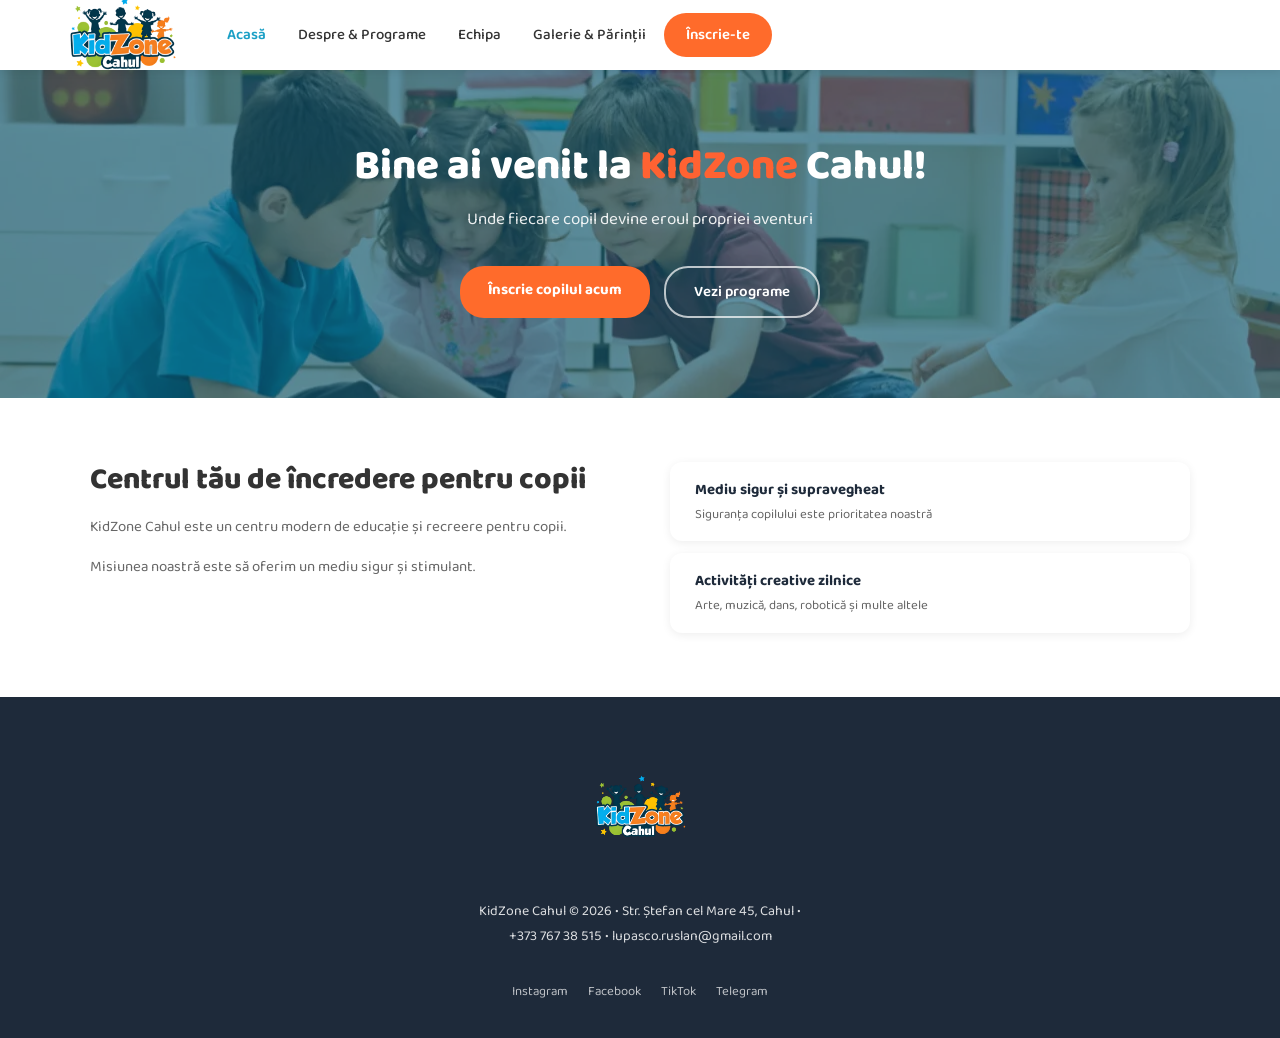
<file: index.html>
<!DOCTYPE html>
<html lang="ro">
<head>
    <meta charset="UTF-8">
    <meta name="viewport" content="width=device-width, initial-scale=1.0">
    <title>KidZone</title>
    <link rel="stylesheet" href="https://cdn.jsdelivr.net/npm/bootstrap@5.3.3/dist/css/bootstrap.min.css">
    <link rel="stylesheet" href="css/style.css">
    <link rel="icon" href="assets/Logo.png" type="image/png">
</head>
<body>
    <header>
  <div class="header-inner">

    <div class="logo-placeholder">
      <img src="assets/Logo.png" alt="KidZone Logo">
    </div>

    <input type="checkbox" id="burger-toggle" class="burger-toggle">
    <label for="burger-toggle" class="burger-btn">
      <span></span>
      <span></span>
      <span></span>
    </label>

    <nav>
      <ul>
        <li><a href="index.html" class="active">Acasă</a></li>
        <li><a href="pages/Despre-Programe.html">Despre & Programe</a></li>
        <li><a href="pages/Echipa.html">Echipa</a></li>
        <li><a href="pages/Galerie-Parinti.html">Galerie & Părinții</a></li>
        <li><a href="pages/Inscrie-te.html" class="nav-btn">Înscrie-te</a></li>
      </ul>
    </nav>

  </div>
</header>
   
    <main>
        <section class="hero">
  <div class="hero-content">
    <h1>Bine ai venit la <span>KidZone</span> Cahul!</h1>
    <p>Unde fiecare copil devine eroul propriei aventuri</p>
    <div class="hero-buttons">
      <a href="pages/Inscrie-te.html" class="btn-primary">Înscrie copilul acum</a>
      <a href="pages/Despre-Programe.html" class="btn-outline">Vezi programe</a>
    </div>
  </div>
</section>
<section class="about-section">
  <div class="about-inner">
    <div class="about-text">
      <h2>Centrul tău de încredere pentru copii</h2>
      <p>KidZone Cahul este un centru modern de educație și recreere pentru copii.</p>
      <p>Misiunea noastră este să oferim un mediu sigur și stimulant.</p>
    </div>
    <div class="features-list">
      <div class="feature-item">
        <div>
          <div class="feature-title">Mediu sigur și supravegheat</div>
          <div class="feature-desc">Siguranța copilului este prioritatea noastră</div>
        </div>
      </div>
      <div class="feature-item">
        <div>
          <div class="feature-title">Activități creative zilnice</div>
          <div class="feature-desc">Arte, muzică, dans, robotică și multe altele</div>
        </div>
      </div>
    </div>
  </div>
</section>
       
    </main>
    
    <footer>
  <div class="footer-inner">

   
    <div class="footer-logo">
      <img src="assets/Logo.png" alt="KidZone Logo">
    </div>

    <p>KidZone Cahul © 2026 • Str. Ștefan cel Mare 45, Cahul •<br>
    +373 767 38 515 • lupasco.ruslan@gmail.com</p>

    <div class="footer-socials">
      <a href="https://www.instagram.com/danulupasco_/">Instagram</a>
      <a href="https://www.facebook.com/danil.lupasco">Facebook</a>
      <a href="https://www.tiktok.com/@walterus205?lang=ru-RU">TikTok</a>
      <a href="https://t.me/Walterus205">Telegram</a>
    </div>

  </div>
</footer>
<script src="https://cdn.jsdelivr.net/npm/bootstrap@5.3.3/dist/js/bootstrap.bundle.min.js"></script>
</body>
</html>
</file>
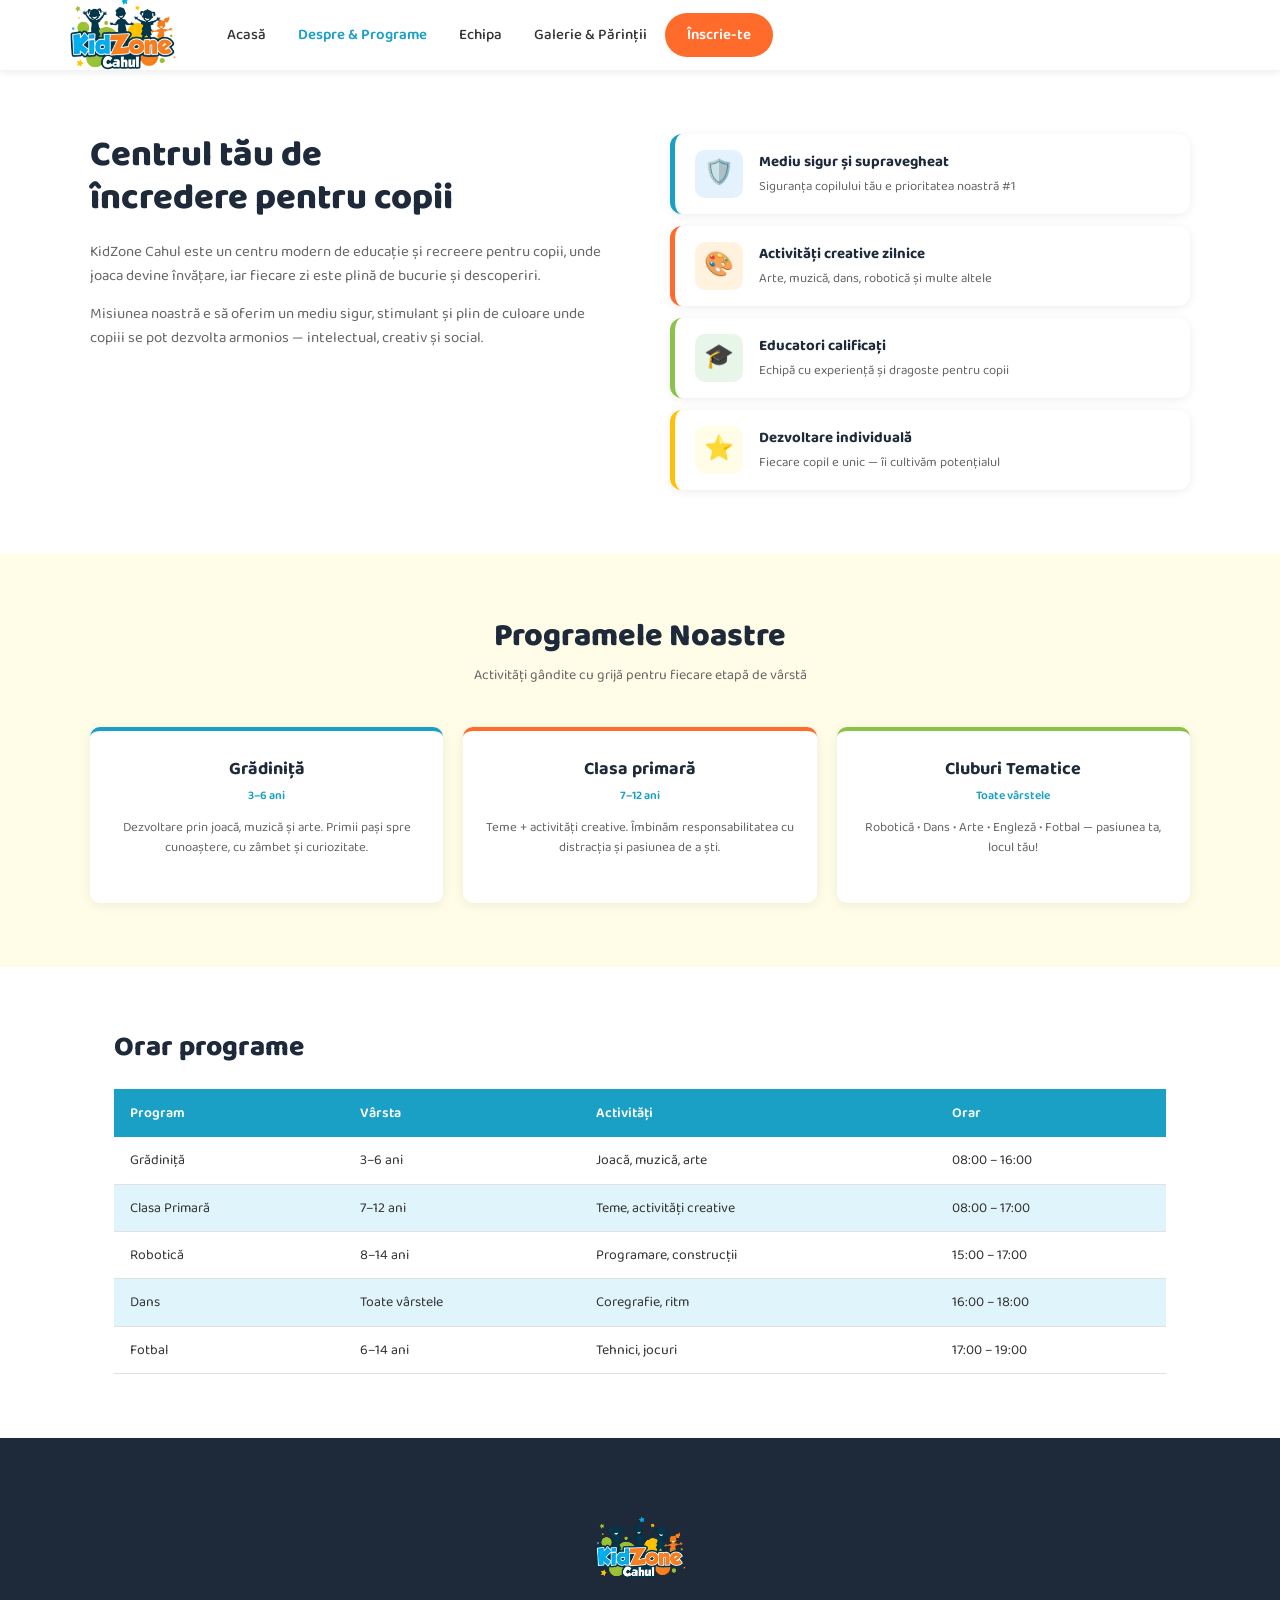
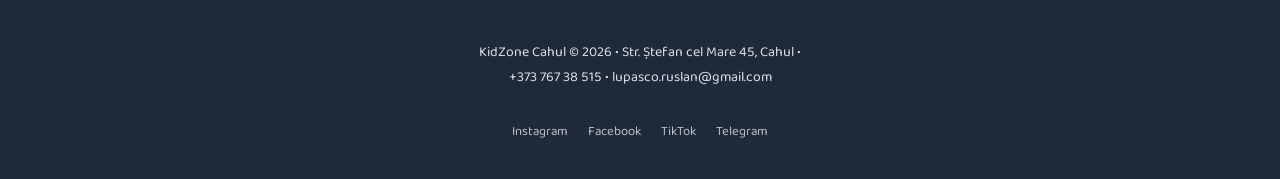
<file: pages/Despre-Programe.html>
<!DOCTYPE html>
<html lang="ro">
<head>
    <meta charset="UTF-8">
    <meta name="viewport" content="width=device-width, initial-scale=1.0">
    <title>Despre & Programe — KidZone</title>
    <link rel="stylesheet" href="https://cdn.jsdelivr.net/npm/bootstrap@5.3.3/dist/css/bootstrap.min.css">
    <link rel="stylesheet" href="../css/style.css">
    <link rel="icon" href="../assets/Logo.png" type="image/png">
</head>
<body>

<header>
  <div class="header-inner">
    
    <div class="logo-placeholder">
      <img src="../assets/Logo.png" alt="KidZone Logo">
    </div>
    <input type="checkbox" id="burger-toggle" class="burger-toggle">
<label for="burger-toggle" class="burger-btn">
  <span></span>
  <span></span>
  <span></span>
</label>
    <nav>
      <ul>
        <li><a href="../index.html">Acasă</a></li>
        <li><a href="Despre-Programe.html" class="active">Despre & Programe</a></li>
        <li><a href="Echipa.html">Echipa</a></li>
        <li><a href="Galerie-Parinti.html">Galerie & Părinții</a></li>
        <li><a href="Inscrie-te.html" class="nav-btn">Înscrie-te</a></li>
      </ul>
    </nav>
  </div>
</header>

<main>

 <main>

  
  <section class="despre-section">
    <div class="despre-inner">
      <div class="despre-text">
        <h2>Centrul tău de<br>încredere pentru copii</h2>
        <p>KidZone Cahul este un centru modern de educație și recreere pentru copii, unde joaca devine învățare, iar fiecare zi este plină de bucurie și descoperiri.</p>
        <p>Misiunea noastră e să oferim un mediu sigur, stimulant și plin de culoare unde copiii se pot dezvolta armonios — intelectual, creativ și social.</p>
      </div>
      <div class="features-list">
  <div class="feature-item feature-blue">
    <div class="feature-icon">🛡️</div>
    <div>
      <div class="feature-title">Mediu sigur și supravegheat</div>
      <div class="feature-desc">Siguranța copilului tău e prioritatea noastră #1</div>
    </div>
  </div>
  <div class="feature-item feature-orange">
    <div class="feature-icon">🎨</div>
    <div>
      <div class="feature-title">Activități creative zilnice</div>
      <div class="feature-desc">Arte, muzică, dans, robotică și multe altele</div>
    </div>
  </div>
  <div class="feature-item feature-green">
    <div class="feature-icon">🎓</div>
    <div>
      <div class="feature-title">Educatori calificați</div>
      <div class="feature-desc">Echipă cu experiență și dragoste pentru copii</div>
    </div>
  </div>
  <div class="feature-item feature-yellow">
    <div class="feature-icon">⭐</div>
    <div>
      <div class="feature-title">Dezvoltare individuală</div>
      <div class="feature-desc">Fiecare copil e unic — îi cultivăm potențialul</div>
    </div>
  </div>
</div>
    </div>
  </section>

 
  <section class="programe-section">
    <div class="section-header">
      <h2>Programele Noastre</h2>
      <p>Activități gândite cu grijă pentru fiecare etapă de vârstă</p>
    </div>
    <div class="programs-grid">
      <div class="program-card">
        <h3>Grădiniță</h3>
        <div class="program-age">3–6 ani</div>
        <p>Dezvoltare prin joacă, muzică și arte. Primii pași spre cunoaștere, cu zâmbet și curiozitate.</p>
      </div>
      <div class="program-card">
        <h3>Clasa primară</h3>
        <div class="program-age">7–12 ani</div>
        <p>Teme + activități creative. Îmbinăm responsabilitatea cu distracția și pasiunea de a ști.</p>
      </div>
      <div class="program-card">
        <h3>Cluburi Tematice</h3>
        <div class="program-age">Toate vârstele</div>
        <p>Robotică • Dans • Arte • Engleză • Fotbal — pasiunea ta, locul tău!</p>
      </div>
    </div>
  </section>

 
  <section class="tabel-section">
    <h2>Orar programe</h2>
    <table class="programe-table">
      <thead>
        <tr>
          <th>Program</th>
          <th>Vârsta</th>
          <th>Activități</th>
          <th>Orar</th>
        </tr>
      </thead>
      <tbody>
        <tr>
          <td>Grădiniță</td>
          <td>3–6 ani</td>
          <td>Joacă, muzică, arte</td>
          <td>08:00 – 16:00</td>
        </tr>
        <tr>
          <td>Clasa Primară</td>
          <td>7–12 ani</td>
          <td>Teme, activități creative</td>
          <td>08:00 – 17:00</td>
        </tr>
        <tr>
          <td>Robotică</td>
          <td>8–14 ani</td>
          <td>Programare, construcții</td>
          <td>15:00 – 17:00</td>
        </tr>
        <tr>
          <td>Dans</td>
          <td>Toate vârstele</td>
          <td>Coregrafie, ritm</td>
          <td>16:00 – 18:00</td>
        </tr>
        <tr>
          <td>Fotbal</td>
          <td>6–14 ani</td>
          <td>Tehnici, jocuri</td>
          <td>17:00 – 19:00</td>
        </tr>
      </tbody>
    </table>
  </section>

<footer>
  <div class="footer-inner">
    <div class="footer-logo">
      <img src="../assets/Logo.png" alt="KidZone Logo">
    </div>
    <p>KidZone Cahul © 2026 • Str. Ștefan cel Mare 45, Cahul •<br>
    +373 767 38 515 • lupasco.ruslan@gmail.com</p>
    <div class="footer-socials">
      <a href="https://www.instagram.com/danulupasco_/">Instagram</a>
      <a href="https://www.facebook.com/danil.lupasco">Facebook</a>
      <a href="https://www.tiktok.com/@walterus205?lang=ru-RU">TikTok</a>
      <a href="https://t.me/Walterus205">Telegram</a>
    </div>
  </div>
</footer>
</main>

<script src="https://cdn.jsdelivr.net/npm/bootstrap@5.3.3/dist/js/bootstrap.bundle.min.js"></script>
</body>
</html>
</file>
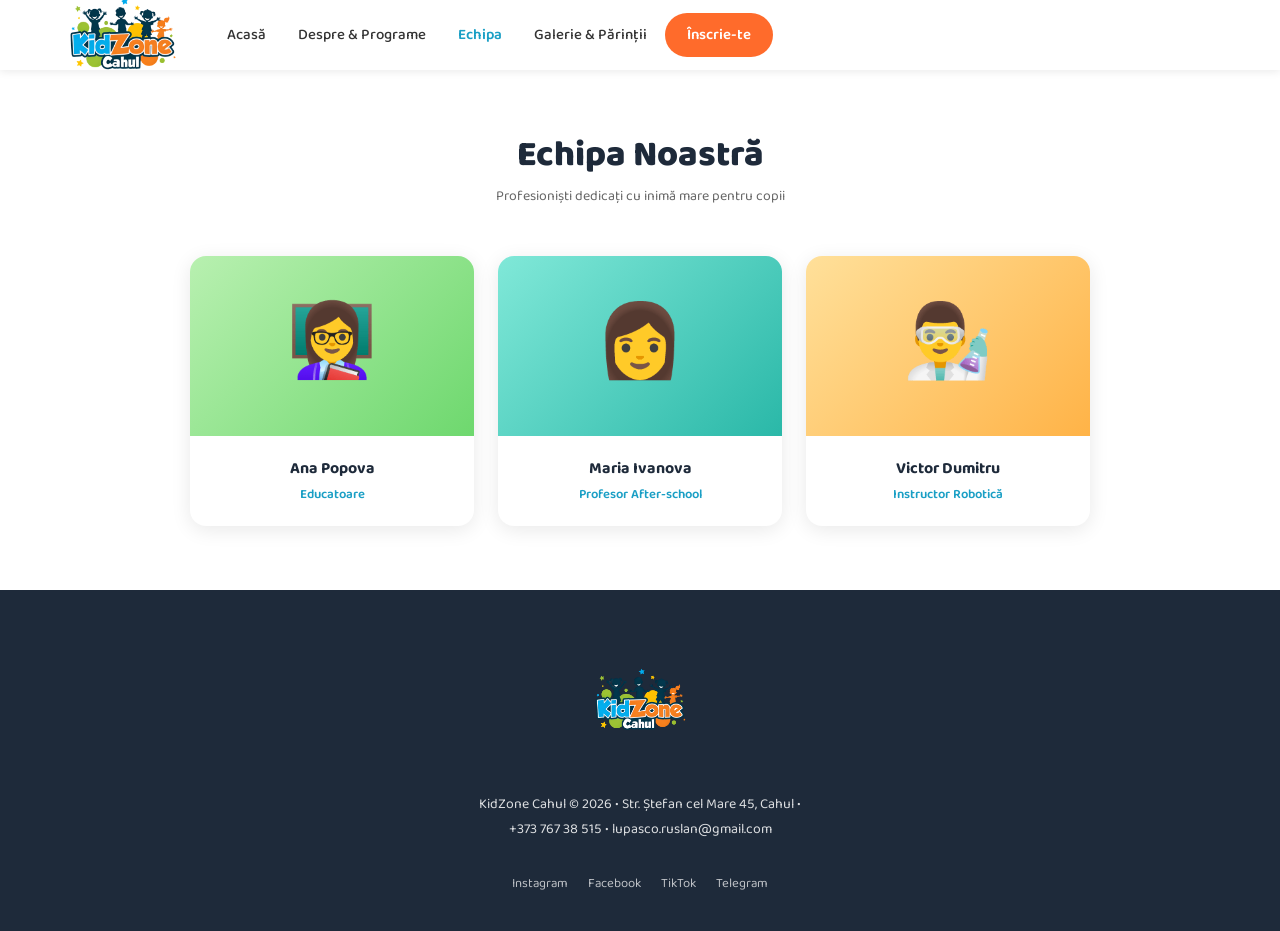
<file: pages/Echipa.html>
<!DOCTYPE html>
<html lang="ro">
<head>
    <meta charset="UTF-8">
    <meta name="viewport" content="width=device-width, initial-scale=1.0">
    <title>Echipa — KidZone</title>
    <link rel="stylesheet" href="https://cdn.jsdelivr.net/npm/bootstrap@5.3.3/dist/css/bootstrap.min.css">
    <link rel="stylesheet" href="../css/style.css">
    <link rel="icon" href="../assets/Logo.png" type="image/png">
</head>
<body>

<header>
  <div class="header-inner">
    <div class="logo-placeholder">
      <img src="../assets/Logo.png" alt="KidZone Logo">
    </div>
    <input type="checkbox" id="burger-toggle" class="burger-toggle">
<label for="burger-toggle" class="burger-btn">
  <span></span>
  <span></span>
  <span></span>
</label>
    <nav>
      <ul>
        <li><a href="../index.html">Acasă</a></li>
        <li><a href="Despre-Programe.html">Despre & Programe</a></li>
        <li><a href="Echipa.html" class="active">Echipa</a></li>
        <li><a href="Galerie-Parinti.html">Galerie & Părinții</a></li>
        <li><a href="Inscrie-te.html" class="nav-btn">Înscrie-te</a></li>
      </ul>
    </nav>
  </div>
</header>

<main>

  <section class="echipa-section">
    <div class="echipa-header">
      <h2>Echipa Noastră</h2>
      <p>Profesioniști dedicați cu inimă mare pentru copii</p>
    </div>
    <div class="echipa-grid">

      <div class="echipa-card">
        <div class="echipa-avatar" style="background: linear-gradient(135deg, #b8f0b0, #6ed86e);">
          👩‍🏫
        </div>
        <div class="echipa-info">
          <div class="echipa-name">Ana Popova</div>
          <div class="echipa-role">Educatoare</div>
        </div>
      </div>

      <div class="echipa-card">
        <div class="echipa-avatar" style="background: linear-gradient(135deg, #80e8d8, #2ab8a8);">
          👩
        </div>
        <div class="echipa-info">
          <div class="echipa-name">Maria Ivanova</div>
          <div class="echipa-role">Profesor After-school</div>
        </div>
      </div>

      <div class="echipa-card">
        <div class="echipa-avatar" style="background: linear-gradient(135deg, #ffe09a, #ffb347);">
          👨‍🔬
        </div>
        <div class="echipa-info">
          <div class="echipa-name">Victor Dumitru</div>
          <div class="echipa-role">Instructor Robotică</div>
        </div>
      </div>

    </div>
  </section>

</main>

<footer>
  <div class="footer-inner">
    <div class="footer-logo">
      <img src="../assets/Logo.png" alt="KidZone Logo">
    </div>
    <p>KidZone Cahul © 2026 • Str. Ștefan cel Mare 45, Cahul •<br>
    +373 767 38 515 • lupasco.ruslan@gmail.com</p>
    <div class="footer-socials">
      <a href="https://www.instagram.com/danulupasco_/">Instagram</a>
      <a href="https://www.facebook.com/danil.lupasco">Facebook</a>
      <a href="https://www.tiktok.com/@walterus205?lang=ru-RU">TikTok</a>
      <a href="https://t.me/Walterus205">Telegram</a>
    </div>
  </div>
</footer>

<script src="https://cdn.jsdelivr.net/npm/bootstrap@5.3.3/dist/js/bootstrap.bundle.min.js"></script>
</body>
</html>
</file>
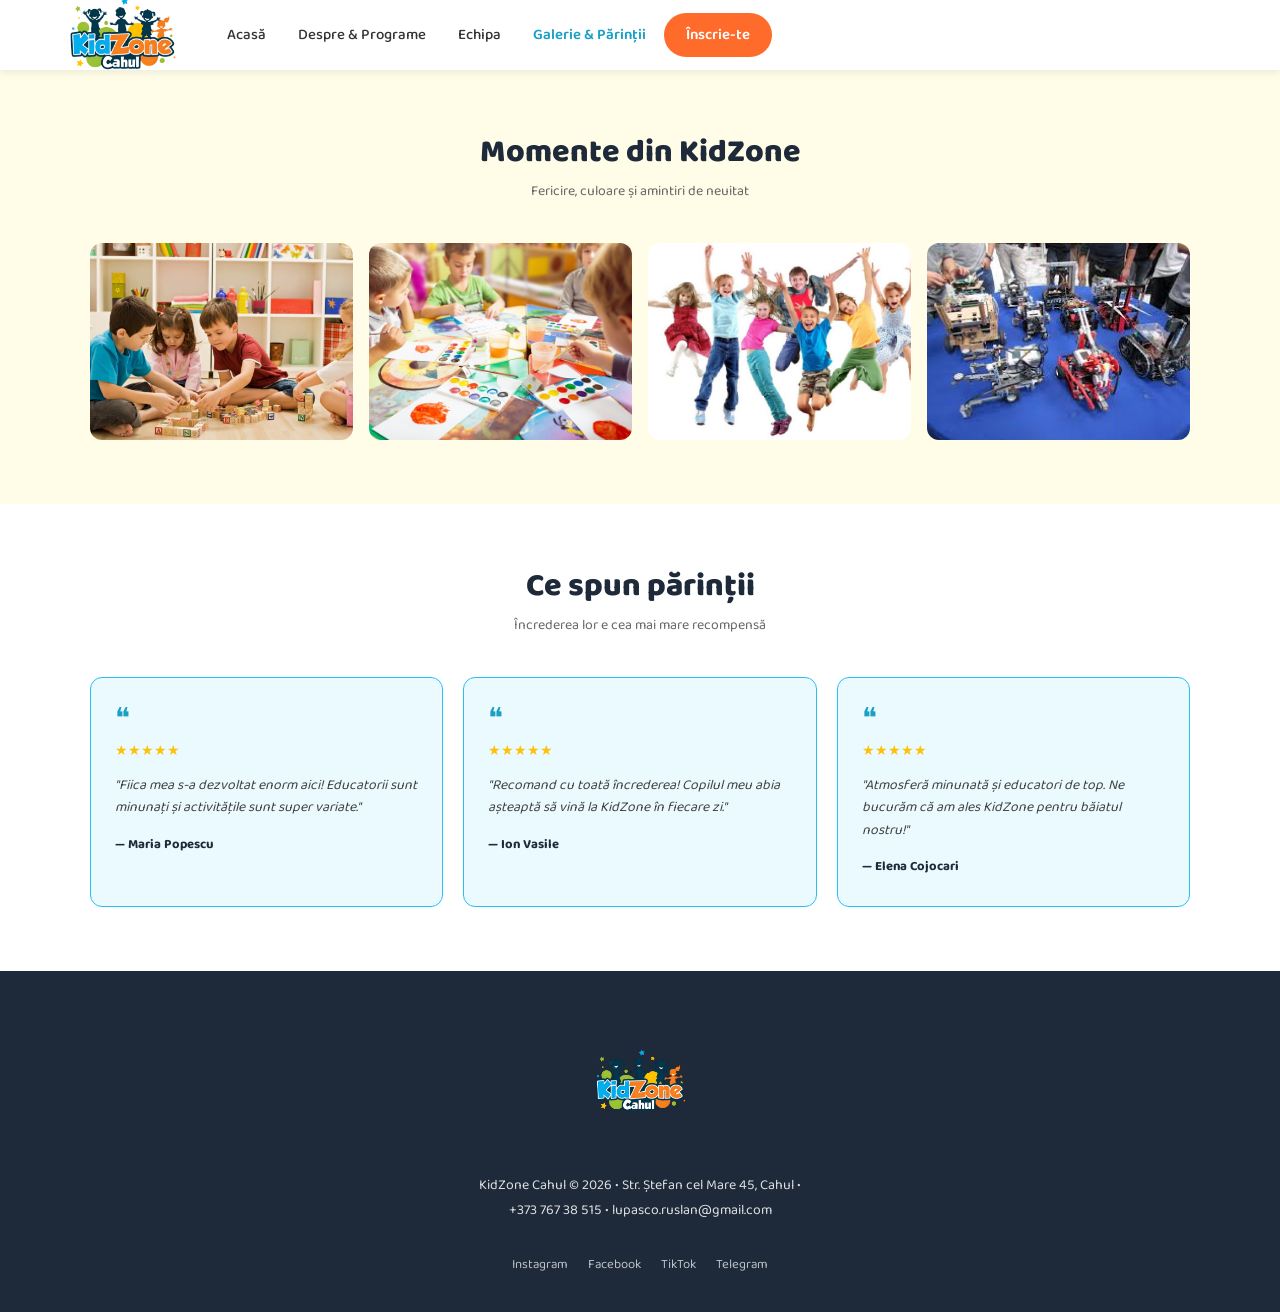
<file: pages/Galerie-Parinti.html>
<!DOCTYPE html>
<html lang="ro">
<head>
    <meta charset="UTF-8">
    <meta name="viewport" content="width=device-width, initial-scale=1.0">
    <title>Galerie & Părinții — KidZone</title>
    <link rel="stylesheet" href="https://cdn.jsdelivr.net/npm/bootstrap@5.3.3/dist/css/bootstrap.min.css">
    <link rel="stylesheet" href="../css/style.css">
    <link rel="icon" href="../assets/Logo.png" type="image/png">
</head>
<body>

<header>
  <div class="header-inner">

    <div class="logo-placeholder">
      <img src="../assets/Logo.png" alt="KidZone Logo">
    </div>

    <input type="checkbox" id="burger-toggle" class="burger-toggle">
    <label for="burger-toggle" class="burger-btn">
      <span></span>
      <span></span>
      <span></span>
    </label>

    <nav>
      <ul>
        <li><a href="../index.html">Acasă</a></li>
        <li><a href="Despre-Programe.html">Despre & Programe</a></li>
        <li><a href="Echipa.html">Echipa</a></li>
        <li><a href="Galerie-Parinti.html" class="active">Galerie & Părinții</a></li>
        <li><a href="Inscrie-te.html" class="nav-btn">Înscrie-te</a></li>
      </ul>
    </nav>

  </div>
</header>
<main>

  
  <section class="galerie-parinti-section">
    <div class="galerie-parinti-header">
      <h2>Momente din KidZone</h2>
      <p>Fericire, culoare și amintiri de neuitat</p>
    </div>
    <div class="galerie-parinti-grid">
       <img src="../assets/fmt_81_24_shutterstock_50844475-1.webp" alt="Moment KidZone">
       <img src="../assets/w61adsyqvk4bvqyfddlxoi25lognn636.jpg" alt="Moment KidZone">
       <img src="../assets/dancers.jpg" alt="Moment KidZone">
       <img src="../assets/images.jpg" alt="Moment KidZone">
    </div>
  </section>

  
  <section class="parinti-section">
    <div class="parinti-header">
      <h2>Ce spun părinții</h2>
      <p>Încrederea lor e cea mai mare recompensă</p>
    </div>
    <div class="testimoniale-grid">
      <div class="testimonial-card">
        <div class="testimonial-quote">❝</div>
        <div class="stars">★★★★★</div>
        <p>"Fiica mea s-a dezvoltat enorm aici! Educatorii sunt minunați și activitățile sunt super variate."</p>
        <div class="testimonial-author">— Maria Popescu</div>
      </div>
      <div class="testimonial-card">
        <div class="testimonial-quote">❝</div>
        <div class="stars">★★★★★</div>
        <p>"Recomand cu toată încrederea! Copilul meu abia așteaptă să vină la KidZone în fiecare zi."</p>
        <div class="testimonial-author">— Ion Vasile</div>
      </div>
      <div class="testimonial-card">
        <div class="testimonial-quote">❝</div>
        <div class="stars">★★★★★</div>
        <p>"Atmosferă minunată și educatori de top. Ne bucurăm că am ales KidZone pentru băiatul nostru!"</p>
        <div class="testimonial-author">— Elena Cojocari</div>
      </div>
    </div>
  </section>

</main>

<footer>
  <div class="footer-inner">
    <div class="footer-logo">
      <img src="../assets/Logo.png" alt="KidZone Logo">
    </div>
    <input type="checkbox" id="burger-toggle" class="burger-toggle">
<label for="burger-toggle" class="burger-btn">
  <span></span>
  <span></span>
  <span></span>
</label>
    <p>KidZone Cahul © 2026 • Str. Ștefan cel Mare 45, Cahul •<br>
    +373 767 38 515 • lupasco.ruslan@gmail.com</p>
    <div class="footer-socials">
      <a href="https://www.instagram.com/danulupasco_/">Instagram</a>
      <a href="https://www.facebook.com/danil.lupasco">Facebook</a>
      <a href="https://www.tiktok.com/@walterus205?lang=ru-RU">TikTok</a>
      <a href="https://t.me/Walterus205">Telegram</a>
    </div>
  </div>
</footer>

<script src="https://cdn.jsdelivr.net/npm/bootstrap@5.3.3/dist/js/bootstrap.bundle.min.js"></script>
</body>
</html>
</file>
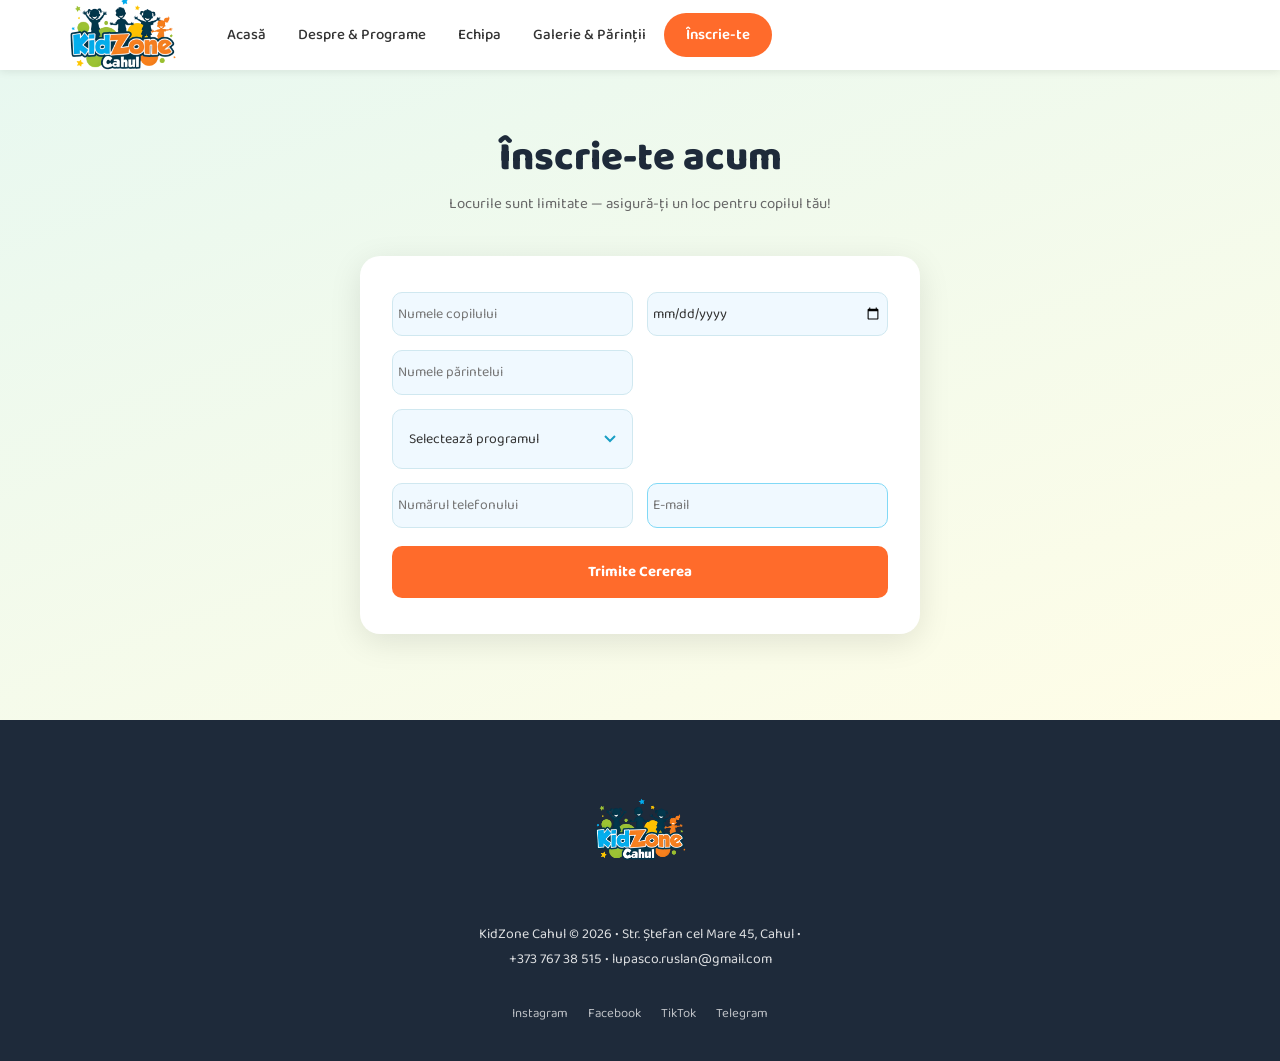
<file: pages/Inscrie-te.html>
<!DOCTYPE html>
<html lang="ro">
<head>
    <meta charset="UTF-8">
    <meta name="viewport" content="width=device-width, initial-scale=1.0">
    <title>Înscrie-te — KidZone Cahul</title>
    <link rel="stylesheet" href="https://cdn.jsdelivr.net/npm/bootstrap@5.3.3/dist/css/bootstrap.min.css">
    <link rel="stylesheet" href="../css/style.css">
    <link rel="icon" href="../assets/Logo.png" type="image/png">
</head>
<body>

<header>
  <div class="header-inner">
    <div class="logo-placeholder">
      <img src="../assets/Logo.png" alt="KidZone Logo">
    </div>
    <input type="checkbox" id="burger-toggle" class="burger-toggle">
    <label for="burger-toggle" class="burger-btn">
      <span></span><span></span><span></span>
    </label>
    <nav>
      <ul>
        <li><a href="../index.html">Acasă</a></li>
        <li><a href="Despre-Programe.html">Despre & Programe</a></li>
        <li><a href="Echipa.html">Echipa</a></li>
        <li><a href="Galerie-Parinti.html">Galerie & Părinții</a></li>
        <li><a href="Inscrie-te.html" class="nav-btn active">Înscrie-te</a></li>
      </ul>
    </nav>
  </div>
</header>

<main>
  <section class="inscrie-section">
    <div class="inscrie-header">
      <h2>Înscrie-te acum</h2>
      <p>Locurile sunt limitate — asigură-ți un loc pentru copilul tău!</p>
    </div>

    <div class="inscrie-form-wrap">
      <form id="inscriereForm" class="inscrie-form">
        <div class="inscrie-row">
          <input type="text" id="childName" placeholder="Numele copilului" required>
          <input type="date" id="birthDate" required>
        </div>
        <div class="inscrie-row">
          <input type="text" id="parentName" placeholder="Numele părintelui" required>
        </div>
        <div class="inscrie-row">
          <select id="program" class="inscrie-select" required>
            <option value="" disabled selected>Selectează programul</option>
            <option value="gradinita">Grădiniță (3–6 ani)</option>
            <option value="primar">Clasa Primară (7–12 ani)</option>
            <option value="robotica">Robotică</option>
            <option value="dans">Dans</option>
            <option value="fotbal">Fotbal</option>
          </select>
        </div>
        <div class="inscrie-row">
          <input type="tel" id="phone" placeholder="Numărul telefonului" required>
          <input type="email" id="email" placeholder="E-mail">
        </div>
        <button type="submit" id="submitBtn">Trimite Cererea</button>
      </form>
    </div>
  </section>
</main>

<footer>
  <div class="footer-inner">
    <div class="footer-logo">
      <img src="../assets/Logo.png" alt="KidZone Logo">
    </div>
    <p>KidZone Cahul © 2026 • Str. Ștefan cel Mare 45, Cahul •<br>
    +373 767 38 515 • lupasco.ruslan@gmail.com</p>
    <div class="footer-socials">
      <a href="https://www.instagram.com/danulupasco_/">Instagram</a>
      <a href="https://www.facebook.com/danil.lupasco">Facebook</a>
      <a href="https://www.tiktok.com/@walterus205?lang=ru-RU">TikTok</a>
      <a href="https://t.me/Walterus205">Telegram</a>
    </div>
  </div>
</footer>

<script>
const SCRIPT_URL = "https://script.google.com/macros/s/AKfycbxiAnFp-9Y6UOAo2SxP5NL3yq2k-2FO7T7VVgL34ik-mS5bVuU6w_R943vVHcM_uTIHuQ/exec";

document.getElementById("inscriereForm").addEventListener("submit", async function(e) {
    e.preventDefault();

    const submitBtn = document.getElementById("submitBtn");
    const originalText = submitBtn.textContent;

    submitBtn.disabled = true;
    submitBtn.textContent = "Se trimite...";

    const data = {
        childName: document.getElementById("childName").value.trim(),
        birthDate: document.getElementById("birthDate").value,
        parentName: document.getElementById("parentName").value.trim(),
        program: document.getElementById("program").value,
        phone: document.getElementById("phone").value.trim(),
        email: document.getElementById("email").value.trim()
    };

    if (!data.childName || !data.birthDate || !data.parentName || !data.program || !data.phone) {
        alert("❌ Te rog completează toate câmpurile obligatorii!");
        submitBtn.disabled = false;
        submitBtn.textContent = originalText;
        return;
    }

    try {
        await fetch(SCRIPT_URL, {
            method: "POST",
            mode: "no-cors",
            headers: { "Content-Type": "application/json" },
            body: JSON.stringify(data)
        });

        alert("✅ Cererea a fost trimisă cu succes!");
        this.reset();

    } catch (error) {
        console.error("Fetch error:", error);
        alert("❌ A apărut o eroare la trimiterea cererii. Te rugăm să încerci din nou.");
    } finally {
        submitBtn.disabled = false;
        submitBtn.textContent = originalText;
    }
});
</script>
<script src="https://cdn.jsdelivr.net/npm/bootstrap@5.3.3/dist/js/bootstrap.bundle.min.js"></script>
</body>
</html>
</file>
<file: css/style.css>
@import url('https://fonts.googleapis.com/css2?family=Baloo+2:wght@400;500;600;700;800&display=swap');
body {
  font-family: 'Baloo 2', Arial, sans-serif;
  color: #333333;
  background: #ffffff;
  line-height: 1.6;
}
.hero {
  background-image: url('../assets/fmt_81_24_shutterstock_50844475-1.webp');
  background-size: cover;
  background-position: center;
  position: relative;
  color: #ffffff;
  text-align: center;
  padding: 72px 24px 80px;
}

.hero::before {
  content: '';
  position: absolute;
  inset: 0;
  background: rgba(10, 90, 120, 0.65);
}

.hero-content {
  position: relative;
  max-width: 640px;
  margin: 0 auto;
}

.hero h1 {
  font-size: 42px;
  font-weight: 800;
  line-height: 1.2;
  margin-bottom: 14px;
}

.hero h1 span {
  color: #FF6232;
}

.hero p {
  font-size: 17px;
  opacity: 0.9;
  margin-bottom: 32px;
}

.hero-buttons {
  display: flex;
  gap: 14px;
  justify-content: center;
  flex-wrap: wrap;
}

.btn-primary {
  background: #ff6b2b;
  color: #ffffff;
  padding: 12px 28px;
  border-radius: 24px;
  font-weight: 700;
  font-size: 15px;
  border: none;
  cursor: pointer;
  display: inline-block;
  transition: background 0.2s;
   text-decoration: none;
}

.btn-primary:hover {
  background: #e5531a;
}

.btn-outline {
  background: transparent;
  color: #ffffff;
  padding: 12px 28px;
  border-radius: 24px;
  font-weight: 600;
  font-size: 15px;
  border: 2px solid rgba(255, 255, 255, 0.7);
  cursor: pointer;
  display: inline-block;
  transition: background 0.2s, border-color 0.2s;
   text-decoration: none;
}

.btn-outline:hover {
  background: rgba(255, 255, 255, 0.12);
  border-color: #ffffff;
}


.about-section {
  padding: 64px 24px;
  background: #ffffff;
}

.about-inner {
  max-width: 1100px;
  margin: 0 auto;
  display: flex;
  gap: 60px;
  align-items: flex-start;
}

.about-text {
  flex: 1;
}

.about-text h2 {
  font-size: 30px;
  font-weight: 800;
  line-height: 1.25;
  margin-bottom: 16px;
}

.about-text p {
  font-size: 15px;
  color: #666666;
  margin-bottom: 16px;
}

.features-list {
  flex: 1;
  display: flex;
  flex-direction: column;
  gap: 12px;
}

.feature-item {
  display: flex;
  align-items: flex-start;
  gap: 14px;
  background: #f0f9ff;
  border-radius: 8px;
  padding: 14px 16px;
}

.feature-title {
  font-weight: 700;
  font-size: 14px;
}

.feature-desc {
  font-size: 13px;
  color: #666666;
  margin-top: 2px;
}
header {
  background: #ffffff;
  box-shadow: 0 2px 8px rgba(0,0,0,0.08);
  position: sticky;
  top: 0;
  z-index: 100;
}

.header-inner {
  max-width: 1200px;
  margin: 0 auto;
  padding: 0 24px;
  display: flex;
  align-items: center;
  gap: 32px;
  height: 70px;
}


.logo-placeholder {
  flex-shrink: 0;
  height: 175px;
}

.logo-placeholder img {
  height: 100%;
  width: auto;
}

nav {
  flex: 1;
}

nav ul {
  display: flex;
  align-items: center;
  gap: 4px;
  list-style: none;
  margin: 0;
  padding: 0;
}

nav ul li a {
  padding: 6px 14px;
  border-radius: 6px;
  font-size: 15px;
  font-weight: 500;
  color: #333333;
  text-decoration: none;
  transition: background 0.2s, color 0.2s;
}

nav ul li a:hover {
  background: #f0f9ff;
  color: #1a9fc5;
}

nav ul li a.active {
  color: #1a9fc5;
  font-weight: 600;
}

.nav-btn {
  background: #ff6b2b !important;
  color: #ffffff !important;
  padding: 10px 22px !important;
  border-radius: 24px !important;
  font-weight: 600 !important;
  margin-left: auto;
  transition: background 0.2s !important;
}

.nav-btn:hover {
  background: #e5531a !important;
}
footer {
  background: #1e2a3a;
  color: rgba(255, 255, 255, 0.85);
  padding: 36px 24px;
  text-align: center;
}

.footer-inner {
  max-width: 700px;
  margin: 0 auto;
  display: flex;
  flex-direction: column;
  align-items: center;
  gap: 16px;
}

.footer-logo img {
  height: 150px;
  width: auto;
}

footer p {
  font-size: 14px;
  line-height: 1.8;
}

.footer-socials {
  display: flex;
  gap: 20px;
}

.footer-socials a {
  color: rgba(255, 255, 255, 0.7);
  font-size: 13px;
  text-decoration: none;
  transition: color 0.2s;
}

.footer-socials a:hover {
  color: #ffffff;
}

.despre-section {
  padding: 64px 24px;
  background: #ffffff;
}

.despre-inner {
  max-width: 1100px;
  margin: 0 auto;
  display: flex;
  gap: 60px;
  align-items: flex-start;
}

.despre-text {
  flex: 1;
}

.despre-text h2 {
  font-size: 36px;
  font-weight: 800;
  color: #1e2a3a;
  line-height: 1.2;
  margin-bottom: 20px;
}

.despre-text p {
  font-size: 15px;
  color: #666666;
  margin-bottom: 14px;
}

.features-list {
  flex: 1;
  display: flex;
  flex-direction: column;
  gap: 12px;
}

.feature-item {
  display: flex;
  align-items: center;
  gap: 16px;
  background: #ffffff;
  border-radius: 12px;
  padding: 16px 20px;
  box-shadow: 0 2px 10px rgba(0,0,0,0.07);
  border-left: 5px solid transparent;
}

.feature-blue  { border-left-color: #1a9fc5; }
.feature-orange { border-left-color: #ff6b2b; }
.feature-green  { border-left-color: #8bc34a; }
.feature-yellow { border-left-color: #ffc107; }

.feature-icon {
  width: 48px;
  height: 48px;
  border-radius: 10px;
  display: flex;
  align-items: center;
  justify-content: center;
  font-size: 24px;
  flex-shrink: 0;
}

.feature-blue  .feature-icon { background: #e3f2fd; }
.feature-orange .feature-icon { background: #fff3e0; }
.feature-green  .feature-icon { background: #e8f5e9; }
.feature-yellow .feature-icon { background: #fffde7; }

.feature-title {
  font-weight: 700;
  font-size: 15px;
  color: #1e2a3a;
  margin-bottom: 3px;
}

.feature-desc {
  font-size: 13px;
  color: #666666;
}

.programe-section {
  padding: 64px 24px;
  background: #fffde7;
  text-align: center;
}

.programe-section .section-header {
  max-width: 540px;
  margin: 0 auto 40px;
}

.programe-section .section-header h2 {
  font-size: 32px;
  font-weight: 800;
  color: #1e2a3a;
  margin-bottom: 8px;
}

.programe-section .section-header p {
  font-size: 14px;
  color: #666666;
}

.programs-grid {
  max-width: 1100px;
  margin: 0 auto;
  display: grid;
  grid-template-columns: repeat(3, 1fr);
  gap: 20px;
}

.program-card {
  background: #ffffff;
  border-radius: 10px;
  padding: 28px 20px;
  text-align: center;
  border-top: 4px solid #1a9fc5;
  box-shadow: 0 2px 12px rgba(0,0,0,0.07);
  transition: transform 0.2s, box-shadow 0.2s;
}

.program-card:hover {
  transform: translateY(-4px);
  box-shadow: 0 8px 24px rgba(0,0,0,0.11);
}

.program-card:nth-child(2) {
  border-top-color: #ff6b2b;
}

.program-card:nth-child(3) {
  border-top-color: #8bc34a;
}

.program-card h3 {
  font-size: 18px;
  font-weight: 700;
  color: #1e2a3a;
  margin-bottom: 6px;
}

.program-age {
  font-size: 12px;
  color: #1a9fc5;
  font-weight: 600;
  margin-bottom: 12px;
}

.program-card p {
  font-size: 13px;
  color: #666666;
}

.tabel-section {
  padding: 64px 24px;
  max-width: 1100px;
  margin: 0 auto;
}

.tabel-section h2 {
  font-size: 28px;
  font-weight: 800;
  color: #1e2a3a;
  margin-bottom: 24px;
}

.programe-table {
  width: 100%;
  border-collapse: collapse;
  font-size: 14px;
}

.programe-table th {
  background: #1a9fc5;
  color: #ffffff;
  padding: 13px 16px;
  text-align: left;
  font-weight: 600;
}

.programe-table td {
  padding: 12px 16px;
  border-bottom: 1px solid #e0e0e0;
}

.programe-table tbody tr:nth-child(even) {
  background: #e0f4fb;
}

.programe-table tbody tr:nth-child(odd) {
  background: #ffffff;
}

.programe-table tbody tr:hover {
  background: #b3e5f5;
}

.galerie-parinti-section {
  padding: 64px 24px;
  background: #fffde7;
  text-align: center;
}

.galerie-parinti-header {
  max-width: 540px;
  margin: 0 auto 40px;
}

.galerie-parinti-header h2 {
  font-size: 32px;
  font-weight: 800;
  color: #1e2a3a;
  margin-bottom: 8px;
}

.galerie-parinti-header p {
  font-size: 14px;
  color: #666666;
}

.galerie-parinti-grid {
  max-width: 1100px;
  margin: 0 auto;
  display: grid;
  grid-template-columns: repeat(4, 1fr);
  gap: 16px;
}

.galerie-parinti-item {
  background: #cde8f0;
  border-radius: 12px;
  aspect-ratio: 4/3;
  transition: transform 0.2s;
}

.galerie-parinti-item:hover {
  transform: scale(1.03);
}

.galerie-parinti-grid img {
  width: 100%;
  height: 100%;
  object-fit: cover;
  border-radius: 12px;
}


.parinti-section {
  padding: 64px 24px;
  background: #ffffff;
  text-align: center;
}

.parinti-header {
  max-width: 540px;
  margin: 0 auto 40px;
}

.parinti-header h2 {
  font-size: 32px;
  font-weight: 800;
  color: #1e2a3a;
  margin-bottom: 8px;
}

.parinti-header p {
  font-size: 14px;
  color: #666666;
}

.testimoniale-grid {
  max-width: 1100px;
  margin: 0 auto;
  display: grid;
  grid-template-columns: repeat(3, 1fr);
  gap: 20px;
}

.testimonial-card {
  background: #EAFAFF;
  border-radius: 12px;
  padding: 28px 24px;
  text-align: left;
  border: 1px solid #26C0F3;
}

.testimonial-quote {
  font-size: 28px;
  color: #1a9fc5;
  line-height: 1;
  margin-bottom: 6px;
}

.stars {
  color: #ffc107;
  font-size: 14px;
  margin-bottom: 12px;
}

.testimonial-card p {
  font-size: 14px;
  color: #444444;
  margin-bottom: 16px;
  font-style: italic;
  line-height: 1.6;
}

.testimonial-author {
  font-size: 13px;
  font-weight: 700;
  color: #1e2a3a;
}

.echipa-section {
  padding: 64px 24px;
  background: #ffffff;
  text-align: center;
}

.echipa-header {
  max-width: 540px;
  margin: 0 auto 48px;
}

.echipa-header h2 {
  font-size: 36px;
  font-weight: 800;
  color: #1e2a3a;
  margin-bottom: 8px;
}

.echipa-header p {
  font-size: 14px;
  color: #666666;
}

.echipa-grid {
  max-width: 900px;
  margin: 0 auto;
  display: grid;
  grid-template-columns: repeat(3, 1fr);
  gap: 24px;
}

.echipa-card {
  background: #ffffff;
  border-radius: 16px;
  box-shadow: 0 4px 20px rgba(0,0,0,0.09);
  overflow: hidden;
  transition: transform 0.2s, box-shadow 0.2s;
}

.echipa-card:hover {
  transform: translateY(-6px);
  box-shadow: 0 10px 28px rgba(0,0,0,0.13);
}

.echipa-avatar {
  height: 180px;
  display: flex;
  align-items: center;
  justify-content: center;
  font-size: 72px;
}

.echipa-info {
  padding: 20px 16px;
  text-align: center;
}

.echipa-name {
  font-size: 16px;
  font-weight: 700;
  color: #1e2a3a;
  margin-bottom: 4px;
}

.echipa-role {
  font-size: 13px;
  color: #1a9fc5;
  font-weight: 600;
}

.inscrie-section {
  min-height: calc(100vh - 70px - 180px);
  background: linear-gradient(160deg, #e8f8f0 0%, #fffde7 100%);
  padding: 64px 24px;
  text-align: center;
}

.inscrie-header {
  margin-bottom: 40px;
}

.inscrie-header h2 {
  font-size: 40px;
  font-weight: 800;
  color: #1e2a3a;
  margin-bottom: 10px;
}

.inscrie-header p {
  font-size: 15px;
  color: #666666;
}

.inscrie-form-wrap {
  max-width: 560px;
  margin: 0 auto;
  background: #ffffff;
  border-radius: 20px;
  padding: 36px 32px;
  box-shadow: 0 8px 32px rgba(0,0,0,0.10);
}

.inscrie-form {
  display: flex;
  flex-direction: column;
  gap: 14px;
}

.inscrie-row {
  display: grid;
  grid-template-columns: 1fr 1fr;
  gap: 14px;
}

.inscrie-full {
  grid-column: 1 / -1;
}

.inscrie-row input.inscrie-full {
  width: 100%;
}

.inscrie-form input {
  width: 100%;
  padding: 10px 5px;
  border: 1.5px solid #d0e8f0;
  border-radius: 10px;
  font-size: 14px;
  font-family: inherit;
  background: #f0f9ff;
  color: #333333;
  transition: border-color 0.2s, box-shadow 0.2s;
}

.inscrie-form input:focus {
  outline: none;
  border-color: #1a9fc5;
  box-shadow: 0 0 0 3px rgba(26,159,197,0.12);
}

.inscrie-form input:hover {
  border-color: #1a9fc5;
}

.inscrie-form input:valid {
  border-color: #81D9F6;
}

.inscrie-form button {
  width: 100%;
  padding: 14px;
  background: #ff6b2b;
  color: #ffffff;
  border: none;
  border-radius: 10px;
  font-size: 15px;
  font-weight: 700;
  font-family: inherit;
  cursor: pointer;
  transition: background 0.2s;
  margin-top: 4px;
}

.inscrie-form button:hover {
  background: #e5531a;
}

.inscrie-select {
  width: 100%;
  padding: 18px 16px;
  border: 1.5px solid #d0e8f0;
  border-radius: 10px;
  font-size: 14px;
  font-family: inherit;
  background: #f0f9ff;
  color: #333333;
  cursor: pointer;
  transition: border-color 0.2s;
  appearance: none;
  background-image: url("data:image/svg+xml,%3Csvg xmlns='http://www.w3.org/2000/svg' width='12' height='8' viewBox='0 0 12 8'%3E%3Cpath d='M1 1l5 5 5-5' stroke='%231a9fc5' stroke-width='2' fill='none'/%3E%3C/svg%3E");
  background-repeat: no-repeat;
  background-position: right 16px center;
}

.inscrie-select:focus {
  outline: none;
  border-color: #1a9fc5;
  box-shadow: 0 0 0 3px rgba(26,159,197,0.12);
}

.inscrie-select:hover {
  border-color: #1a9fc5;
}


.burger-toggle {
  display: none;
}

.burger-btn {
  display: none;
  flex-direction: column;
  gap: 5px;
  cursor: pointer;
  padding: 4px;
  margin-left: auto;
}

.burger-btn span {
  display: block;
  width: 26px;
  height: 3px;
  background: #1e2a3a;
  border-radius: 3px;
  transition: transform 0.3s, opacity 0.3s;
}

.burger-toggle:checked ~ .burger-btn span:nth-child(1) {
  transform: translateY(8px) rotate(45deg);
}
.burger-toggle:checked ~ .burger-btn span:nth-child(2) {
  opacity: 0;
}
.burger-toggle:checked ~ .burger-btn span:nth-child(3) {
  transform: translateY(-8px) rotate(-45deg);
}



@media (max-width: 1200px) {
  .header-inner {
    padding: 0 16px;
  }

  .about-inner,
  .despre-inner {
    gap: 32px;
  }

  .programs-grid,
  .cards-grid {
    gap: 16px;
  }
}

@media (max-width: 992px) {
  .hero h1 {
    font-size: 32px;
  }

  .about-inner,
  .despre-inner {
    flex-direction: column;
    gap: 24px;
  }

  .programs-grid {
    grid-template-columns: repeat(2, 1fr);
  }

  .team-grid,
  .echipa-grid {
    grid-template-columns: repeat(2, 1fr);
  }

  .testimoniale-grid {
    grid-template-columns: repeat(2, 1fr);
  }

  .galerie-parinti-grid {
    grid-template-columns: repeat(2, 1fr);
  }

  .galerie-grid {
    grid-template-columns: repeat(2, 1fr);
  }

  .tabel-section {
    overflow-x: auto;
  }

  .programe-table {
    min-width: 600px;
  }
}


@media (max-width: 768px) {
 
  .burger-btn {
    display: flex;
  }

 
  header nav {
    display: none;
    position: absolute;
    top: 70px;
    left: 0;
    right: 0;
    background: #ffffff;
    box-shadow: 0 8px 16px rgba(0,0,0,0.1);
    padding: 16px 24px;
    z-index: 99;
  }


  .burger-toggle:checked ~ nav {
    display: block;
  }

  header {
    position: sticky;
    top: 0;
    z-index: 100;
  }

  .header-inner {
    position: relative;
    flex-wrap: wrap;
  }

  nav ul {
    flex-direction: column;
    align-items: flex-start;
    gap: 4px;
  }

  nav ul li {
    width: 100%;
  }

  nav ul li a {
    display: block;
    padding: 10px 14px;
    width: 100%;
  }

  .nav-btn {
    margin-left: 0 !important;
    text-align: center;
  }

  .hero {
    padding: 48px 16px 56px;
  }

  .hero h1 {
    font-size: 28px;
  }

  .hero p {
    font-size: 15px;
  }

  .hero-buttons {
    flex-direction: column;
    align-items: center;
  }

  .programs-grid {
    grid-template-columns: 1fr;
  }

  .team-grid,
  .echipa-grid {
    grid-template-columns: 1fr;
  }

  .testimoniale-grid {
    grid-template-columns: 1fr;
  }

  .galerie-parinti-grid {
    grid-template-columns: repeat(2, 1fr);
  }

  .galerie-grid {
    grid-template-columns: repeat(2, 1fr);
  }

  img {
    max-width: 100%;
    height: auto;
  }

  .inscrie-row {
    grid-template-columns: 1fr;
  }

  .form-row {
    grid-template-columns: 1fr;
  }

  .footer-inner {
    padding: 0 16px;
  }

  .despre-section,
  .about-section,
  .programs-section,
  .programe-section,
  .echipa-section,
  .galerie-section,
  .galerie-parinti-section,
  .parinti-section,
  .inscrie-section,
  .contact-section,
  .tabel-section {
    padding: 40px 16px;
  }

  .despre-text h2 {
    font-size: 28px;
  }

  .inscrie-form-wrap {
    padding: 24px 16px;
  }
}

@media (max-width: 480px) {
   .logo-placeholder {
    height: 44px;  /* на телефоне меньше */
  }

  .btn-primary,
  .btn-outline {
    width: auto;
    padding: 10px 24px;
    font-size: 14px;
  }

  .hero-buttons {
    flex-direction: row;
    flex-wrap: wrap;
    justify-content: center;
    gap: 10px;
  }
  .nav-btn {
  margin: 8px 16px 0 !important;
  text-align: center;
  border-radius: 24px !important;
  display: inline-block !important;
  width: auto !important;
  padding: 10px 24px !important;
}
}
</file>
